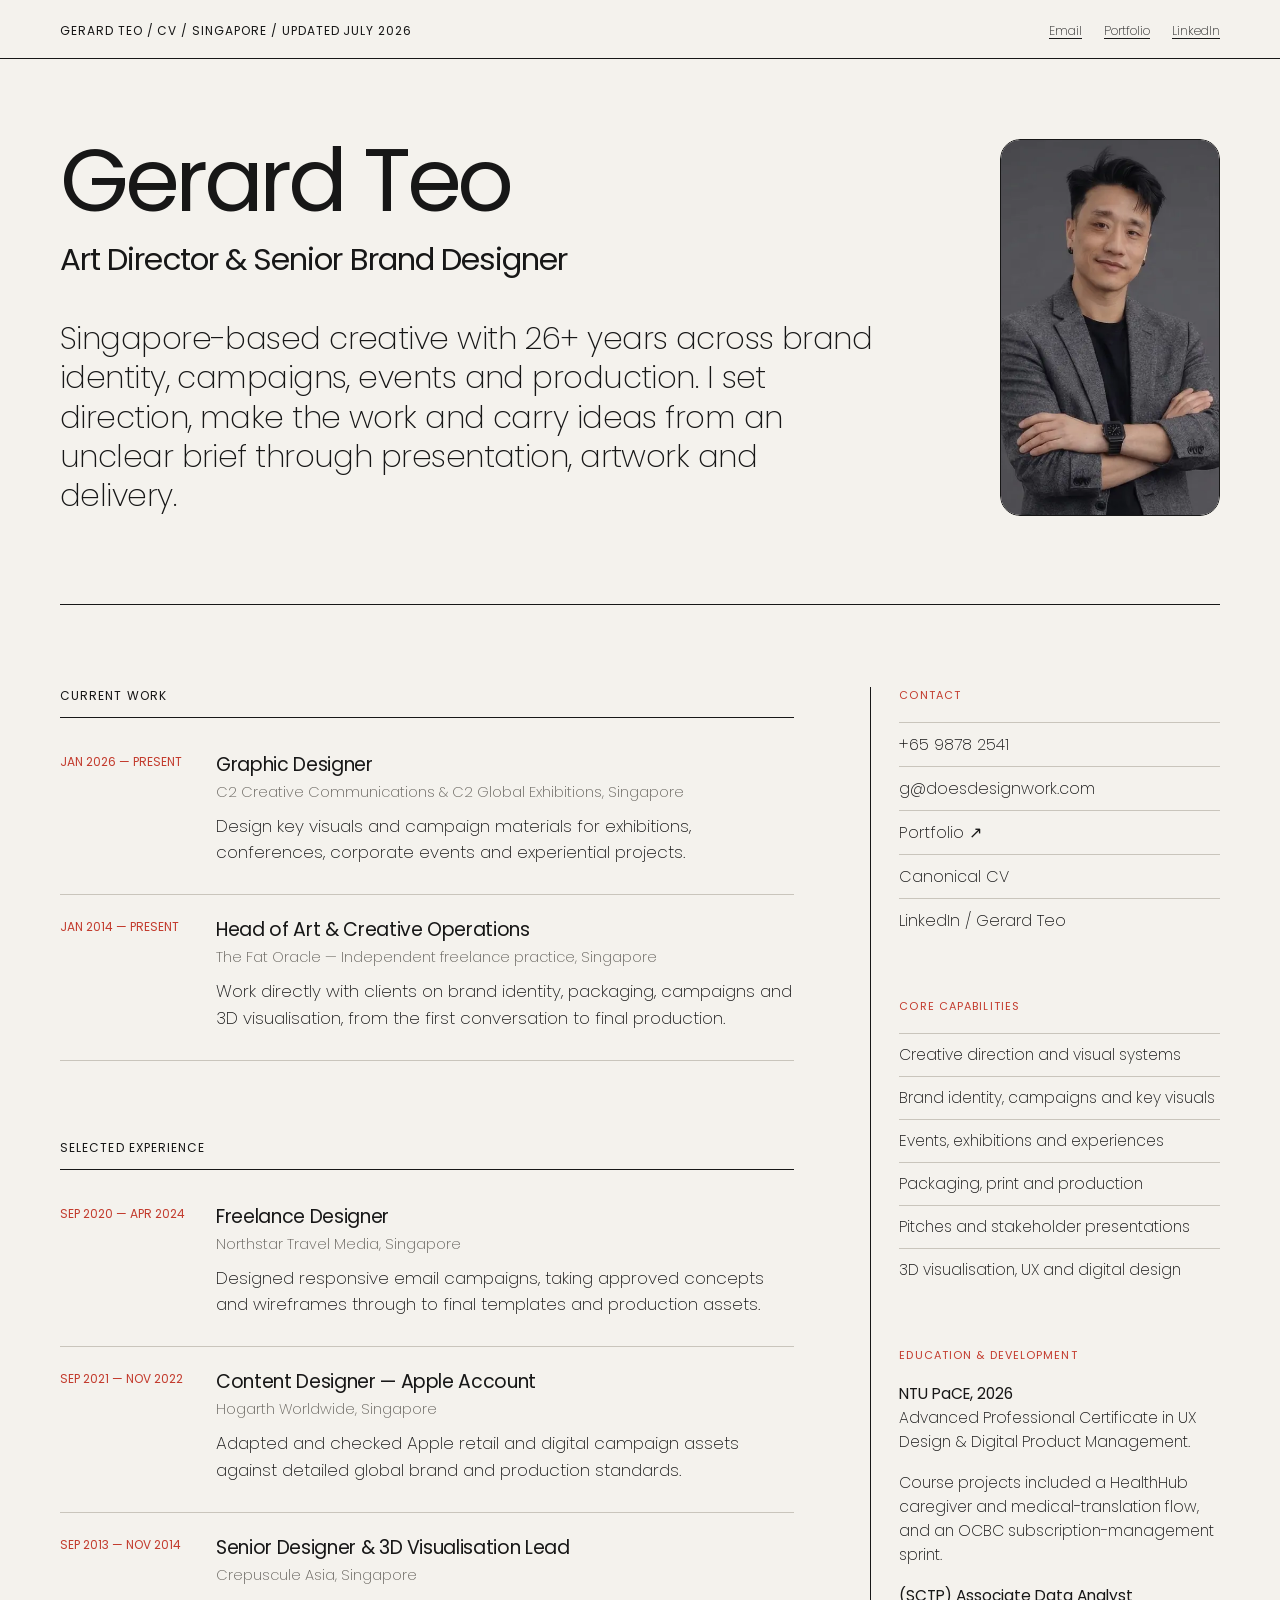
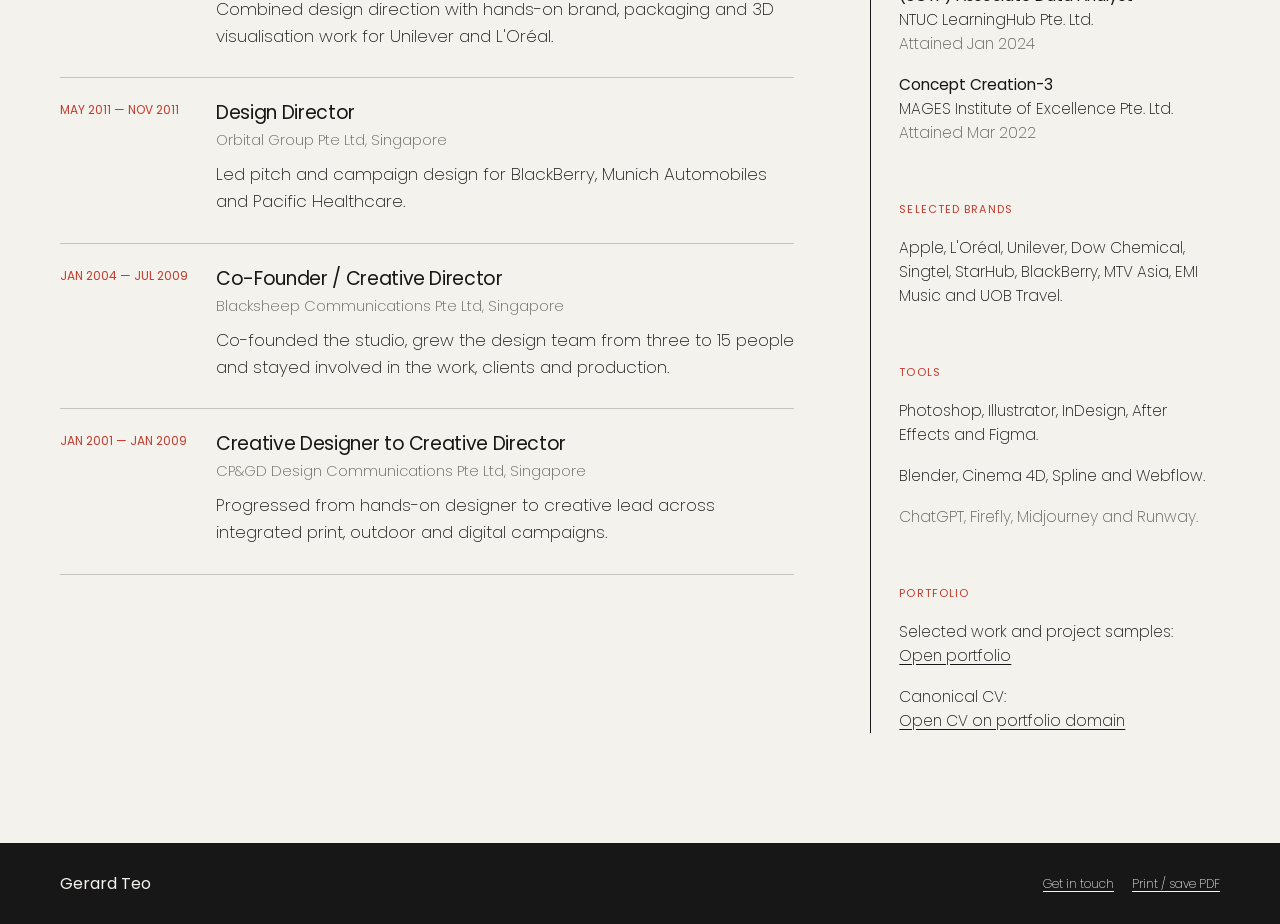
<file: index.html>
<!doctype html>
<html lang="en">
<head>
  <meta charset="utf-8">
  <meta name="viewport" content="width=device-width, initial-scale=1">
  <title>Gerard Teo — Art Director &amp; Senior Brand Designer, Singapore</title>
  <meta name="description" content="Gerard Teo is a Singapore-based Art Director and Senior Brand Designer with 26+ years across brand identity, campaigns, events and production.">
  <meta name="author" content="Gerard Teo">
  <meta name="robots" content="index,follow">
  <link rel="canonical" href="https://www.doesdesignwork.com/cv/">
  <link rel="preconnect" href="https://fonts.googleapis.com">
  <link rel="preconnect" href="https://fonts.gstatic.com" crossorigin>
  <link href="https://fonts.googleapis.com/css2?family=Poppins:wght@200;400&amp;display=swap" rel="stylesheet">
  <meta property="og:type" content="profile">
  <meta property="og:title" content="Gerard Teo — Art Director &amp; Senior Brand Designer">
  <meta property="og:description" content="Creative direction and hands-on design across brands, campaigns, events and production.">
  <meta property="og:url" content="https://www.doesdesignwork.com/cv/">
  <meta name="theme-color" content="#f4f2ed">
  <script type="application/ld+json">
  {
    "@context": "https://schema.org",
    "@type": "Person",
    "name": "Gerard Teo",
    "jobTitle": "Art Director and Senior Brand Designer",
    "email": "mailto:g@doesdesignwork.com",
    "telephone": "+65 9878 2541",
    "url": "https://www.doesdesignwork.com/",
    "sameAs": ["https://www.linkedin.com/in/gerard-teo-0b106429/"],
    "homeLocation": {"@type": "Place", "name": "Singapore"}
  }
  </script>
  <style>
    :root {
      --paper: #f4f2ed;
      --ink: #171717;
      --muted: #66635d;
      --line: #c9c5bc;
      --red: #c33c2e;
      --max: 1160px;
    }
    * { box-sizing: border-box; }
    html { scroll-behavior: smooth; }
    body {
      margin: 0;
      background: var(--paper);
      color: var(--ink);
      font-family: "Poppins", sans-serif;
      font-weight: 200;
      -webkit-font-smoothing: antialiased;
      overflow-x: hidden;
    }
    a { color: inherit; text-underline-offset: 3px; }
    .wrap { width: min(calc(100% - 48px), var(--max)); margin-inline: auto; }
    .skip-link {
      position: fixed;
      top: -64px;
      left: 16px;
      z-index: 20;
      background: var(--ink);
      color: var(--paper);
      padding: 10px 14px;
    }
    .skip-link:focus { top: 16px; }

    .masthead {
      padding: 22px 0 18px;
      border-bottom: .5px solid var(--ink);
    }
    .masthead .wrap {
      display: flex;
      justify-content: space-between;
      gap: 28px;
      align-items: center;
    }
    .edition {
      margin: 0;
      font-size: 12px;
      font-weight: 400;
      letter-spacing: .08em;
      text-transform: uppercase;
    }
    .mast-links {
      display: flex;
      gap: 22px;
      flex-wrap: wrap;
      font-size: 12px;
    }

    .intro {
      display: grid;
      grid-template-columns: minmax(0, 1fr) minmax(190px, 220px);
      gap: 72px;
      align-items: stretch;
      padding: 80px 0 88px;
      border-bottom: .5px solid var(--ink);
    }
    .intro-text {
      min-width: 0;
      display: flex;
      flex-direction: column;
      justify-content: space-between;
    }
    h1 {
      margin: 0;
      font-size: clamp(58px, 7vw, 88px);
      line-height: .95;
      letter-spacing: -.05em;
      font-weight: 400;
    }
    .role {
      margin: 18px 0 0;
      font-size: clamp(20px, 2.5vw, 31px);
      line-height: 1.18;
      letter-spacing: -.03em;
      font-weight: 400;
    }
    .summary {
      margin: 42px 0 0;
      max-width: 820px;
      font-size: clamp(22px, 2.4vw, 31px);
      line-height: 1.28;
      letter-spacing: -.018em;
      font-weight: 200;
    }
    .portrait {
      margin: 0;
      width: min(100%, 220px);
      justify-self: end;
      align-self: stretch;
      position: relative;
      min-height: 0;
      border-radius: 20px;
      overflow: hidden;
    }
    .portrait img {
      position: absolute;
      inset: 0;
      width: 100%;
      height: 100%;
      object-fit: cover;
      object-position: center top;
      border: .5px solid var(--ink);
      border-radius: 20px;
    }

    .content {
      display: grid;
      grid-template-columns: minmax(0, 2.1fr) minmax(245px, 1fr);
      gap: 76px;
      padding: 82px 0 110px;
    }
    section + section { margin-top: 78px; }
    .section-title {
      margin: 0 0 12px;
      padding-bottom: 12px;
      border-bottom: .5px solid var(--ink);
      font-size: 12px;
      font-weight: 400;
      letter-spacing: .09em;
      text-transform: uppercase;
    }
    .job {
      display: grid;
      grid-template-columns: 132px minmax(0, 1fr);
      gap: 24px;
      padding: 24px 0 28px;
      border-bottom: .5px solid var(--line);
    }
    .job-date {
      color: var(--red);
      font-size: 12px;
      font-weight: 400;
      line-height: 1.4;
      text-transform: uppercase;
    }
    .job h3 {
      margin: 0;
      font-size: 19px;
      line-height: 1.2;
      letter-spacing: -.018em;
      font-weight: 400;
    }
    .company {
      margin: 5px 0 0;
      color: var(--muted);
      font-size: 14.5px;
      line-height: 1.45;
    }
    .job-copy {
      margin: 10px 0 0;
      max-width: 610px;
      font-size: 17px;
      line-height: 1.58;
    }

    .side {
      border-left: .5px solid var(--ink);
      padding-left: 28px;
    }
    .side section + section { margin-top: 56px; }
    .side-title {
      margin: 0 0 18px;
      color: var(--red);
      font-size: 11px;
      font-weight: 400;
      letter-spacing: .1em;
      text-transform: uppercase;
    }
    .side p,
    .side li {
      font-size: 15.5px;
      line-height: 1.55;
    }
    .side p { margin: 0; }
    .side p + p { margin-top: 17px; }
    .side strong { font-weight: 400; }
    .plain-list {
      margin: 0;
      padding: 0;
      list-style: none;
    }
    .plain-list li,
    .contact-list a {
      border-top: .5px solid var(--line);
    }
    .plain-list li { padding: 9px 0; }
    .contact-list a {
      display: block;
      padding: 9px 0;
      text-decoration: none;
      overflow-wrap: anywhere;
    }
    .contact-list a:hover,
    .contact-list a:focus-visible { color: var(--red); }
    .note { color: var(--muted); }

    footer {
      background: var(--ink);
      color: var(--paper);
      padding: 28px 0;
    }
    footer .wrap {
      display: flex;
      justify-content: space-between;
      gap: 20px;
      align-items: center;
    }
    .footer-name {
      margin: 0;
      font-weight: 400;
    }
    .footer-actions {
      display: flex;
      gap: 18px;
      align-items: center;
      flex-wrap: wrap;
    }
    .footer-actions a,
    .print {
      color: var(--paper);
      font: inherit;
      font-size: 12px;
      background: none;
      border: 0;
      padding: 0;
      cursor: pointer;
      text-decoration: underline;
      text-underline-offset: 3px;
    }

    @media (max-width: 980px) {
      .intro { grid-template-columns: minmax(0, 1fr) 180px; gap: 48px; }
    }
    @media (max-width: 820px) {
      .wrap { width: min(calc(100% - 32px), var(--max)); }
      .masthead { padding: 17px 0 16px; }
      .masthead .wrap { align-items: flex-start; flex-direction: column; gap: 12px; }
      .edition { font-size: 10.5px; line-height: 1.5; }
      .mast-links { gap: 20px; line-height: 1.5; }
      .intro {
        grid-template-columns: 1fr;
        gap: 34px;
        padding: 46px 0 56px;
      }
      h1 {
        font-size: clamp(44px, 14vw, 58px);
        line-height: .96;
        white-space: nowrap;
      }
      .role {
        margin-top: 13px;
        font-size: clamp(20px, 6vw, 25px);
      }
      .summary {
        margin-top: 30px;
        font-size: clamp(21px, 6vw, 26px);
        line-height: 1.32;
      }
      .portrait {
        width: min(76%, 270px);
        aspect-ratio: 500 / 702;
        justify-self: start;
        align-self: auto;
      }
      .content {
        grid-template-columns: 1fr;
        gap: 58px;
        padding: 58px 0 76px;
      }
      section + section { margin-top: 58px; }
      .section-title { margin-bottom: 6px; }
      .job {
        grid-template-columns: 1fr;
        gap: 8px;
        padding: 22px 0 25px;
      }
      .job h3 { font-size: 18px; }
      .job-copy {
        margin-top: 9px;
        font-size: 16px;
        line-height: 1.58;
      }
      .side {
        border-left: 0;
        border-top: .5px solid var(--ink);
        padding: 32px 0 0;
      }
      .side section + section { margin-top: 48px; }
      .contact-list a {
        display: flex;
        align-items: center;
        min-height: 44px;
        padding: 10px 0;
      }
      footer { padding: 24px 0; }
      footer .wrap { align-items: flex-start; flex-direction: column; }
    }
    @media (max-width: 420px) {
      .wrap { width: calc(100% - 28px); }
      .mast-links { justify-content: space-between; gap: 12px; width: 100%; }
      .intro { padding: 40px 0 50px; }
      h1 { font-size: clamp(42px, 13.5vw, 52px); }
      .role { font-size: 20px; }
      .summary { font-size: 21px; }
      .portrait { width: min(78%, 245px); }
      .content { padding-top: 50px; }
      .company { font-size: 14px; }
      .job-copy { font-size: 16px; }
    }
    @media print {
      @page { size: A4; margin: 20mm 14mm 14mm; }
      body { background: white; }
      .masthead,
      footer { display: none; }
      .wrap { width: 100%; }
      .intro {
        padding: 0 0 12mm;
        grid-template-columns: 1.7fr 1fr;
        gap: 12mm;
      }
      h1 { font-size: 51pt; }
      .role { font-size: 18pt; }
      .summary { font-size: 16pt; }
      .content {
        grid-template-columns: 1.9fr 1fr;
        gap: 11mm;
        padding: 12mm 0 0;
      }
      section + section { margin-top: 10mm; }
      .job {
        grid-template-columns: 28mm 1fr;
        gap: 5mm;
        padding: 4mm 0;
        break-inside: avoid;
      }
      .job h3 { font-size: 11pt; }
      .job-copy,
      .company,
      .side p,
      .side li { font-size: 9pt; }
      .side { padding-left: 6mm; }
    }
  </style>
</head>
<body>
  <a class="skip-link" href="#main">Skip to CV</a>

  <header class="masthead">
    <div class="wrap">
      <p class="edition">Gerard Teo / CV / Singapore / Updated July 2026</p>
      <nav class="mast-links" aria-label="External links">
        <a href="mailto:g@doesdesignwork.com">Email</a>
        <a href="https://www.doesdesignwork.com/" target="_blank" rel="noopener">Portfolio</a>
        <a href="https://www.linkedin.com/in/gerard-teo-0b106429/" target="_blank" rel="noopener">LinkedIn</a>
      </nav>
    </div>
  </header>

  <main id="main" class="wrap">
    <div class="intro">
      <div class="intro-text">
        <div>
          <h1>Gerard Teo</h1>
          <p class="role">Art Director &amp; Senior Brand Designer</p>
        </div>
        <p class="summary">Singapore-based creative with 26+ years across brand identity, campaigns, events and production. I set direction, make the work and carry ideas from an unclear brief through presentation, artwork and delivery.</p>
      </div>
      <figure class="portrait">
        <img src="[data-uri]" alt="Portrait of Gerard Teo" width="500" height="702">
      </figure>
    </div>

    <div class="content">
      <div>
        <section aria-labelledby="current-heading">
          <h2 class="section-title" id="current-heading">Current work</h2>

          <article class="job">
            <div class="job-date">Jan 2026 — Present</div>
            <div>
              <h3>Graphic Designer</h3>
              <p class="company">C2 Creative Communications &amp; C2 Global Exhibitions, Singapore</p>
              <p class="job-copy">Design key visuals and campaign materials for exhibitions, conferences, corporate events and experiential projects.</p>
            </div>
          </article>

          <article class="job">
            <div class="job-date">Jan 2014 — Present</div>
            <div>
              <h3>Head of Art &amp; Creative Operations</h3>
              <p class="company">The Fat Oracle — Independent freelance practice, Singapore</p>
              <p class="job-copy">Work directly with clients on brand identity, packaging, campaigns and 3D visualisation, from the first conversation to final production.</p>
            </div>
          </article>
        </section>

        <section aria-labelledby="experience-heading">
          <h2 class="section-title" id="experience-heading">Selected experience</h2>

          <article class="job">
            <div class="job-date">Sep 2020 — Apr 2024</div>
            <div>
              <h3>Freelance Designer</h3>
              <p class="company">Northstar Travel Media, Singapore</p>
              <p class="job-copy">Designed responsive email campaigns, taking approved concepts and wireframes through to final templates and production assets.</p>
            </div>
          </article>

          <article class="job">
            <div class="job-date">Sep 2021 — Nov 2022</div>
            <div>
              <h3>Content Designer — Apple Account</h3>
              <p class="company">Hogarth Worldwide, Singapore</p>
              <p class="job-copy">Adapted and checked Apple retail and digital campaign assets against detailed global brand and production standards.</p>
            </div>
          </article>

          <article class="job">
            <div class="job-date">Sep 2013 — Nov 2014</div>
            <div>
              <h3>Senior Designer &amp; 3D Visualisation Lead</h3>
              <p class="company">Crepuscule Asia, Singapore</p>
              <p class="job-copy">Combined design direction with hands-on brand, packaging and 3D visualisation work for Unilever and L'Oréal.</p>
            </div>
          </article>

          <article class="job">
            <div class="job-date">May 2011 — Nov 2011</div>
            <div>
              <h3>Design Director</h3>
              <p class="company">Orbital Group Pte Ltd, Singapore</p>
              <p class="job-copy">Led pitch and campaign design for BlackBerry, Munich Automobiles and Pacific Healthcare.</p>
            </div>
          </article>

          <article class="job">
            <div class="job-date">Jan 2004 — Jul 2009</div>
            <div>
              <h3>Co-Founder / Creative Director</h3>
              <p class="company">Blacksheep Communications Pte Ltd, Singapore</p>
              <p class="job-copy">Co-founded the studio, grew the design team from three to 15 people and stayed involved in the work, clients and production.</p>
            </div>
          </article>

          <article class="job">
            <div class="job-date">Jan 2001 — Jan 2009</div>
            <div>
              <h3>Creative Designer to Creative Director</h3>
              <p class="company">CP&amp;GD Design Communications Pte Ltd, Singapore</p>
              <p class="job-copy">Progressed from hands-on designer to creative lead across integrated print, outdoor and digital campaigns.</p>
            </div>
          </article>
        </section>
      </div>

      <aside class="side" aria-label="Additional details">
        <section>
          <h2 class="side-title">Contact</h2>
          <div class="contact-list">
            <a href="tel:+6598782541">+65 9878 2541</a>
            <a href="mailto:g@doesdesignwork.com">g@doesdesignwork.com</a>
            <a href="https://www.doesdesignwork.com/" target="_blank" rel="noopener">Portfolio ↗</a>
            <a href="https://www.doesdesignwork.com/cv/">Canonical CV</a>
            <a href="https://www.linkedin.com/in/gerard-teo-0b106429/" target="_blank" rel="noopener">LinkedIn / Gerard Teo</a>
          </div>
        </section>

        <section>
          <h2 class="side-title">Core capabilities</h2>
          <ul class="plain-list">
            <li>Creative direction and visual systems</li>
            <li>Brand identity, campaigns and key visuals</li>
            <li>Events, exhibitions and experiences</li>
            <li>Packaging, print and production</li>
            <li>Pitches and stakeholder presentations</li>
            <li>3D visualisation, UX and digital design</li>
          </ul>
        </section>

        <section>
          <h2 class="side-title">Education &amp; Development</h2>
          <p><strong>NTU PaCE, 2026</strong><br>Advanced Professional Certificate in UX Design &amp; Digital Product Management.</p>
          <p>Course projects included a HealthHub caregiver and medical-translation flow, and an OCBC subscription-management sprint.</p>
          <p><strong>(SCTP) Associate Data Analyst</strong><br>NTUC LearningHub Pte. Ltd.<br><span class="note">Attained Jan 2024</span></p>
          <p><strong>Concept Creation-3</strong><br>MAGES Institute of Excellence Pte. Ltd.<br><span class="note">Attained Mar 2022</span></p>
        </section>

        <section>
          <h2 class="side-title">Selected brands</h2>
          <p>Apple, L'Oréal, Unilever, Dow Chemical, Singtel, StarHub, BlackBerry, MTV Asia, EMI Music and UOB Travel.</p>
        </section>

        <section>
          <h2 class="side-title">Tools</h2>
          <p>Photoshop, Illustrator, InDesign, After Effects and Figma.</p>
          <p>Blender, Cinema 4D, Spline and Webflow.</p>
          <p class="note">ChatGPT, Firefly, Midjourney and Runway.</p>
        </section>

        <section>
          <h2 class="side-title">Portfolio</h2>
          <p>Selected work and project samples:<br><a href="https://www.doesdesignwork.com/" target="_blank" rel="noopener">Open portfolio</a></p>
          <p>Canonical CV:<br><a href="https://www.doesdesignwork.com/cv/">Open CV on portfolio domain</a></p>
        </section>
      </aside>
    </div>
  </main>

  <footer>
    <div class="wrap">
      <p class="footer-name">Gerard Teo</p>
      <div class="footer-actions">
        <a href="mailto:g@doesdesignwork.com">Get in touch</a>
        <button class="print" type="button" onclick="window.print()">Print / save PDF</button>
      </div>
    </div>
  </footer>
</body>
</html>
</file>
